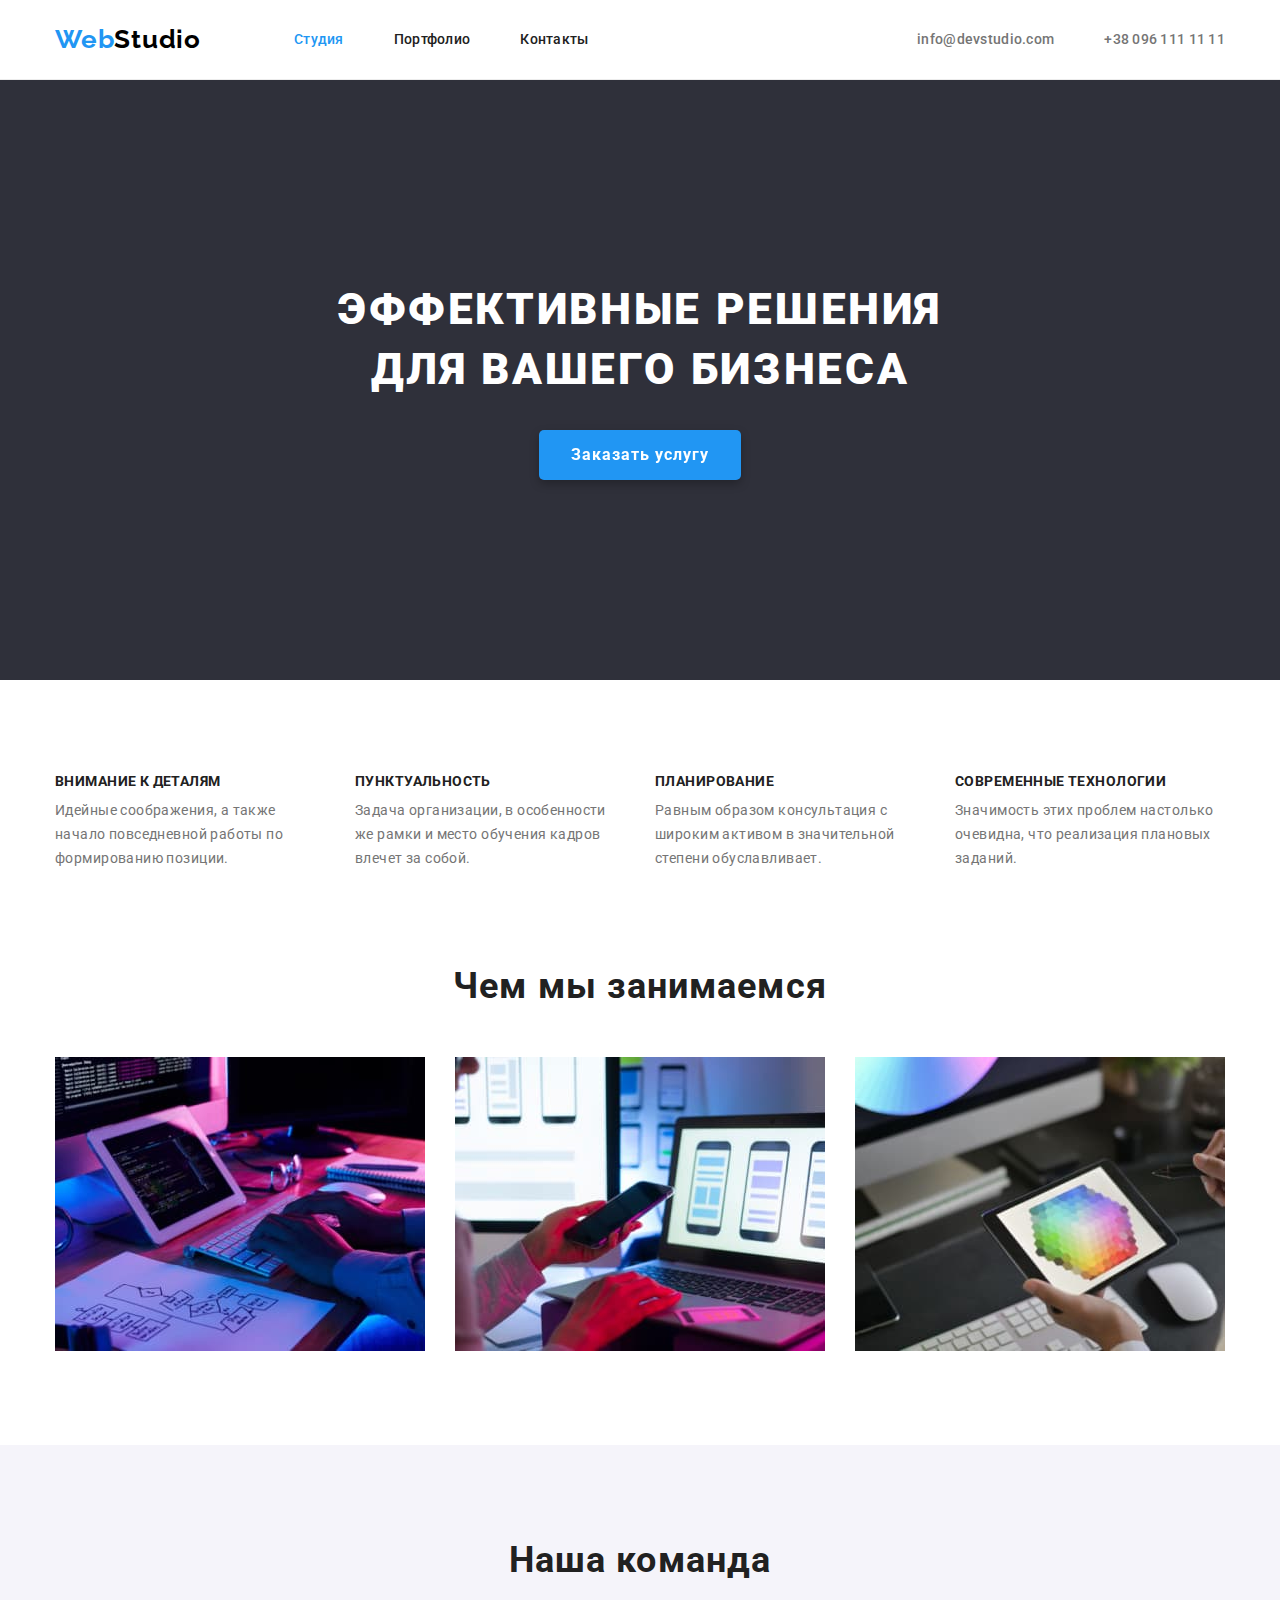
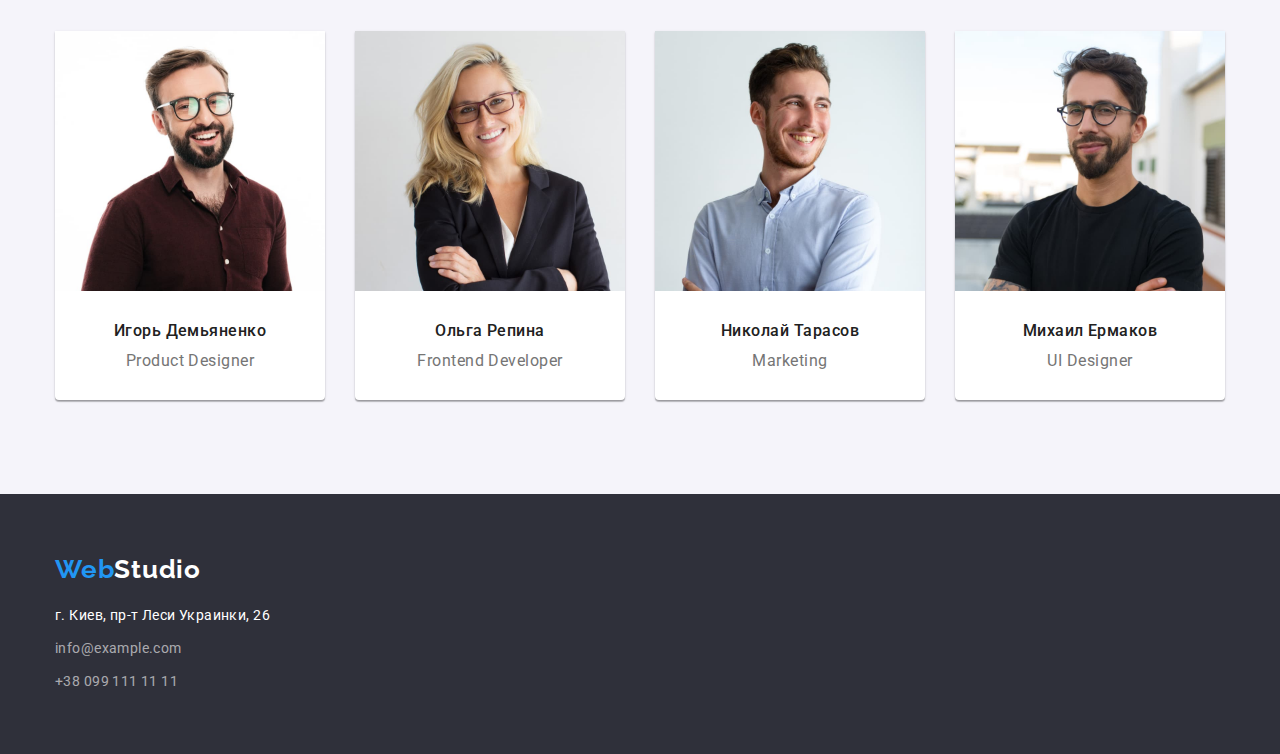
<file: index.html>
<!DOCTYPE html>
<html lang="ru">
  <head>
    <meta charset="UTF-8" />
    <meta http-equiv="X-UA-Compatible" content="IE=edge" />
    <meta name="viewport" content="width=device-width, initial-scale=1.0" />
    <title>WebStudio</title>
    <link href="https://fonts.googleapis.com/css2?family=Raleway:wght@700&family=Roboto:wght@400;500;700;900&display=swap" rel="stylesheet">
    <link rel="stylesheet" href="https://cdnjs.cloudflare.com/ajax/libs/modern-normalize/1.1.0/modern-normalize.min.css">
    <link rel="stylesheet" href="./css/styles.css" />
  </head>

    <!-- Хэдэр -->
    <header class="header">
      <div class="container">
      <nav class="header-nav">
          <a class="logo" lang="en" href="./index.html">Web<span class="logo-black">Studio</span></a>
          <ul class="header-nav-list">
            <li class="header-nav-item">
              <a class="header-nav-link current" href="./index.html">Студия</a>
            </li>
            <li class="header-nav-item">
              <a class="header-nav-link" href="./portfolio.html">Портфолио</a>
            </li>
            <li class="header-nav-item">
              <a class="header-nav-link" href="">Контакты</a>
            </li>
          </ul>
        </nav>

        <ul class="header-contacts-list" >
          <li class="header-contacts-item">
            <a class="header-contacts" lang="en" href="mailto:info@devstudio.com">info@devstudio.com</a>
          </li>
          <li class="header-contacts-item">
            <a class="header-contacts" href="tel:+380961111111">+38 096 111 11 11</a>
          </li>
        </ul>
        </div>
    </header>

    <!-- Герой -->
    <main>
      <section class="hero section">
        <div class="container"> 
        <h1 class="hero-title">
          Эффективные решения <br />
          для вашего бизнеса
        </h1>
        <button class="hero-btn" type="button">Заказать услугу</button>
        </div>
      </section>

      <!-- Преимущества -->
      <section class="advantages section">
        <div class="container">
        <h2 hidden>Преимущества</h2>
        <ul class="advantages-list">
          <li class="advantages-item">
            <h3 class="advantages-title">Внимание к деталям</h3>
            <p class="advantages-text">Идейные соображения, а также начало повседневной работы по формированию позиции.</p>
          </li>
          <li class="advantages-item">
            <h3 class="advantages-title">Пунктуальность</h3>
            <p class="advantages-text">
              Задача организации, в особенности же рамки и место обучения кадров влечет за собой.
            </p>
          </li>
          <li class="advantages-item">
            <h3 class="advantages-title">Планирование</h3>
            <p class="advantages-text">
              Равным образом консультация с широким активом в значительной степени обуславливает.
            </p>
          </li>
          <li class="advantages-item">
            <h3 class="advantages-title">Современные технологии</h3>
            <p class="advantages-text">Значимость этих проблем настолько очевидна, что реализация плановых заданий.</p>
          </li>
        </ul>
        </div>
      </section>

      <!-- Чем мы занимаемся -->
      <section class="benefits">
        <div class="container">
        <h2 class="benefits-title">Чем мы занимаемся</h2>
        <ul class="benefits-list">
          <li class="benefits-item">
            <img
              src="./images/studio/what-are-we-doing/what-are-we-doing-1.jpg"
              alt="Написание кода на планшете и компьютере"
              width="370"
              height="294"
            />
          </li>
          <li class="benefits-item">
            <img
              src="./images/studio/what-are-we-doing/what-are-we-doing-2.jpg"
              alt="Адаптация приложения на мобильный телефон"
              width="370"
              height="294"
            />
          </li>
          <li class="benefits-item">
            <img
              src="./images/studio/what-are-we-doing/what-are-we-doing-3.jpg"
              alt="Подбор цвета на цветовой палитре с планшета"
              width="370"
              height="294"
            />
          </li>
        </ul>
        </div>
      </section>

      <!-- Наша команда -->
      <section class="team section">
        <div class="container">
        <h2 class="team-title">Наша команда</h2>
        <ul class="team-list">
          <li class="team-item">
            <img
              src="./images/studio/our-team/our-team-igor-demyanenko.jpg"
              alt="Игорь Демьяненко Дизайнер продукта"
              width="270"
              height="260"
            />
            <div class="team-box">
            <h3 class="team-specialist">Игорь Демьяненко</h3>
            <p class="team-profession">Product Designer</p>
            </div>
          </li>
          <li class="team-item">
            <img
              src="./images/studio/our-team/our-team-olga-repina.jpg"
              alt="Ольга Репина Фронтенд-разработчик"
              width="270"
              height="260"
            />
            <div class="team-box">
            <h3 class="team-specialist">Ольга Репина</h3>
            <p class="team-profession">Frontend Developer</p>
            </div>
          </li>
          <li class="team-item">
            <img
              src="./images/studio/our-team/our-team-nikolai-tarasov.jpg"
              alt="Николай Тарасов Маркетолог"
              width="270"
              height="260"
            />
            <div class="team-box">
            <h3 class="team-specialist">Николай Тарасов</h3>
            <p class="team-profession">Marketing</p>
            </div>
          </li>
          <li class="team-item">
            <img
              src="./images/studio/our-team/our-team-mikhail-ermakov.jpg"
              alt="Михаил Ермаков Дизайнер пользовательского интерфейса"
              width="270"
              height="260"
            />
            <div class="team-box">
            <h3 class="team-specialist">Михаил Ермаков</h3>
            <p class="team-profession">UI Designer</p>
            </div>
          </li>
        </ul>
        </div>
      </section>
    </main>

    <!-- Футер -->
    <footer class="footer">
      <div class="container">
        <a class="logo" lang="en" href="./index.html">Web<span class="logo-white">Studio</span></a>
        <address class="address">
          <ul class="address-list">
            <li class="address-item">
              <a
                class="footer-address"
                href="https://www.google.com/maps/place/%D0%B1%D1%83%D0%BB.+%D0%9B%D0%B5%D1%81%D0%B8+%D0%A3%D0%BA%D1%80%D0%B0%D0%B8%D0%BD%D0%BA%D0%B8,+26,+%D0%9A%D0%B8%D0%B5%D0%B2,+02000/@50.4265807,30.5383858,17z/data=!3m1!4b1!4m5!3m4!1s0x40d4cf0e033ecbe9:0x57a4dffefec77da0!8m2!3d50.4265807!4d30.5383858"
                target="_blank"
                rel="noreferrer noopener"
              >
                г. Киев, пр-т Леси Украинки, 26
              </a>
            </li>
            <li class="address-item">
              <a class="footer-contacts" lang="en" href="mailto:info@example.com">info@example.com</a>
            </li>
            <li class="address-item">
              <a class="footer-contacts" href="tel:+380991111111">+38 099 111 11 11</a>
            </li>
          </ul>
        </address>
        </div>
    </footer>
  </body>
</html>
</file>
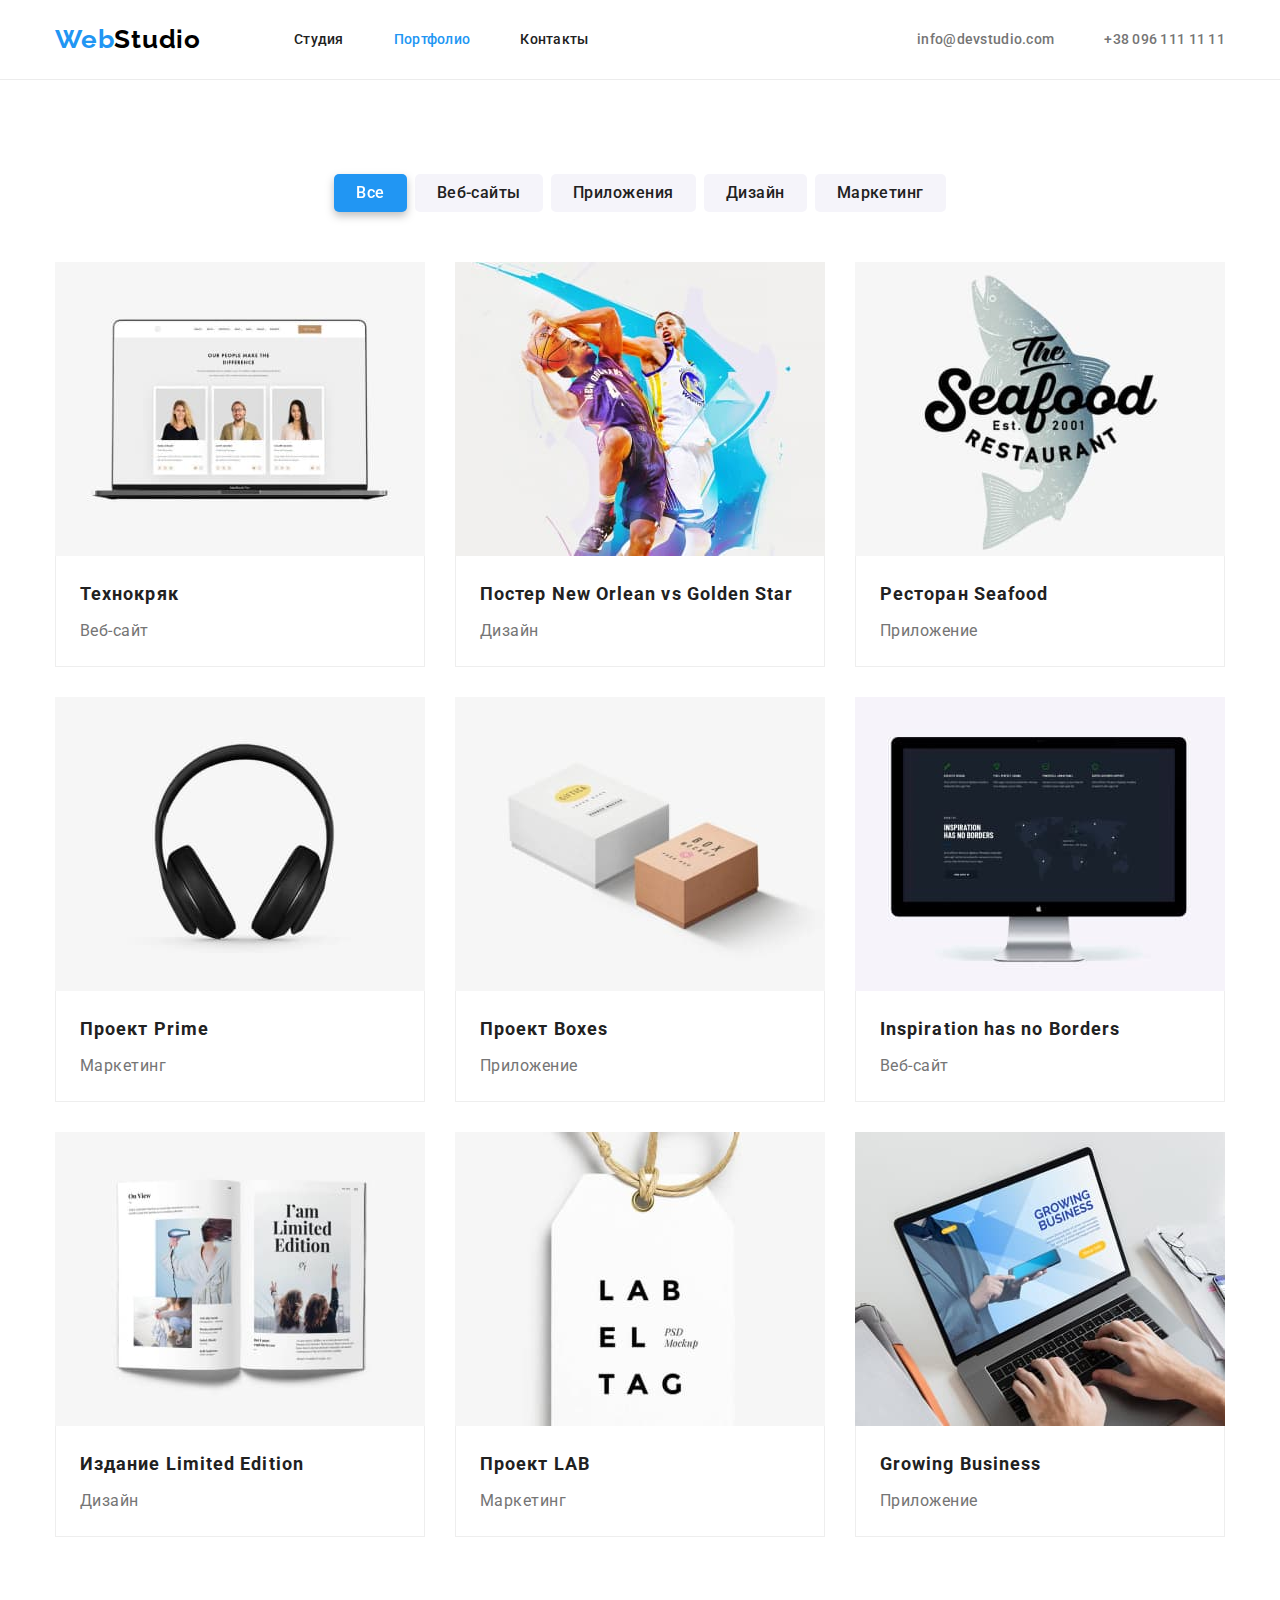
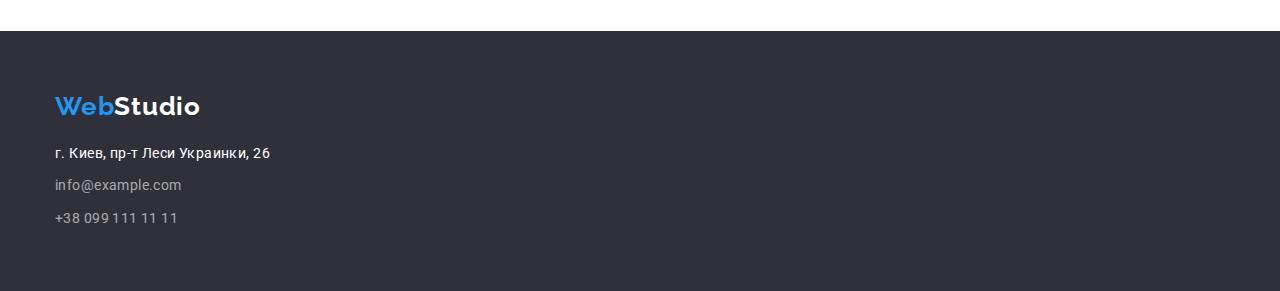
<file: portfolio.html>
<!DOCTYPE html>
<html lang="ru">
  <head>
    <meta charset="UTF-8" />
    <meta http-equiv="X-UA-Compatible" content="IE=edge" />
    <meta name="viewport" content="width=device-width, initial-scale=1.0" />
    <title>WebStudio</title>
    <link
      href="https://fonts.googleapis.com/css2?family=Raleway:wght@700&family=Roboto:wght@400;500;700;900&display=swap"
      rel="stylesheet"
    />
    <link
      rel="stylesheet"
      href="https://cdnjs.cloudflare.com/ajax/libs/modern-normalize/1.1.0/modern-normalize.min.css"
    />
    <link rel="stylesheet" href="./css/styles.css" />
  </head>

  <!-- Хэдэр -->
  <header class="header">
    <div class="container">
      <nav class="header-nav">
        <a class="logo" lang="en" href="./index.html">Web<span class="logo-black">Studio</span></a>
        <ul class="header-nav-list">
          <li class="header-nav-item">
            <a class="header-nav-link" href="./index.html">Студия</a>
          </li>
          <li class="header-nav-item">
            <a class="header-nav-link current" href="./portfolio.html">Портфолио</a>
          </li>
          <li class="header-nav-item">
            <a class="header-nav-link" href="">Контакты</a>
          </li>
        </ul>
      </nav>

      <ul class="header-contacts-list">
        <li class="header-contacts-item">
          <a class="header-contacts" lang="en" href="mailto:info@devstudio.com"
            >info@devstudio.com</a
          >
        </li>
        <li class="header-contacts-item">
          <a class="header-contacts" href="tel:+380961111111">+38 096 111 11 11</a>
        </li>
      </ul>
    </div>
  </header>

  <!-- Карточки товаров -->
  <main>
    <section class="section">
      <div class="container">
        <h1 hidden>Каталог товаров</h1>
        <ul class="filter-list">
          <li class="filter-item"><button class="btn current" type="button">Все</button></li>
          <li class="filter-item"><button class="btn" type="button">Веб-сайты</button></li>
          <li class="filter-item"><button class="btn" type="button">Приложения</button></li>
          <li class="filter-item"><button class="btn" type="button">Дизайн</button></li>
          <li class="filter-item"><button class="btn" type="button">Маркетинг</button></li>
        </ul>
        <ul class="card-list">
          <li class="card-item">
            <a href="" target="_blank">
              <img src="./images/portfolio/card-1.jpg" alt="" width="370" height="294" />
              <div class="card-box">
                <h2 class="card-title">Технокряк</h2>
                <p class="card-text">Веб-сайт</p>
              </div>
            </a>
          </li>
          <li class="card-item">
            <a href="" target="_blank">
              <img src="./images/portfolio/card-2.jpg" alt="" width="370" height="294" />
              <div class="card-box">
                <h2 class="card-title">Постер New Orlean vs Golden Star</h2>
                <p class="card-text">Дизайн</p>
              </div>
            </a>
          </li>
          <li class="card-item">
            <a href="" target="_blank">
              <img src="./images/portfolio/card-3.jpg" alt="" width="370" height="294" />
              <div class="card-box">
                <h2 class="card-title">Ресторан Seafood</h2>
                <p class="card-text">Приложение</p>
              </div>
            </a>
          </li>
          <li class="card-item">
            <a href="" target="_blank">
              <img src="./images/portfolio/card-4.jpg" alt="" width="370" height="294" />
              <div class="card-box">
                <h2 class="card-title">Проект Prime</h2>
                <p class="card-text">Маркетинг</p>
              </div>
            </a>
          </li>
          <li class="card-item">
            <a href="" target="_blank">
              <img src="./images/portfolio/card-5.jpg" alt="" width="370" height="294" />
              <div class="card-box">
                <h2 class="card-title">Проект Boxes</h2>
                <p class="card-text">Приложение</p>
              </div>
            </a>
          </li>
          <li class="card-item">
            <a href="" target="_blank">
              <img src="./images/portfolio/card-6.jpg" alt="" width="370" height="294" />
              <div class="card-box">
                <h2 class="card-title">Inspiration has no Borders</h2>
                <p class="card-text">Веб-сайт</p>
              </div>
            </a>
          </li>
          <li class="card-item">
            <a href="" target="_blank">
              <img src="./images/portfolio/card-7.jpg" alt="" width="370" height="294" />
              <div class="card-box">
                <h2 class="card-title">Издание Limited Edition</h2>
                <p class="card-text">Дизайн</p>
              </div>
            </a>
          </li>
          <li class="card-item">
            <a href="" target="_blank">
              <img src="./images/portfolio/card-8.jpg" alt="" width="370" height="294" />
              <div class="card-box">
                <h2 class="card-title">Проект LAB</h2>
                <p class="card-text">Маркетинг</p>
              </div>
            </a>
          </li>
          <li class="card-item">
            <a href="" target="_blank">
              <img src="./images/portfolio/card-9.jpg" alt="" width="370" height="294" />
              <div class="card-box">
                <h2 class="card-title">Growing Business</h2>
                <p class="card-text">Приложение</p>
              </div>
            </a>
          </li>
        </ul>
      </div>
    </section>
  </main>

  <!-- Футер -->
    <footer class="footer">
      <div class="container">
        <a class="logo" lang="en" href="./index.html">Web<span class="logo-white">Studio</span></a>
        <address class="address">
          <ul class="address-list">
            <li class="address-item">
              <a
                class="footer-address"
                href="https://www.google.com/maps/place/%D0%B1%D1%83%D0%BB.+%D0%9B%D0%B5%D1%81%D0%B8+%D0%A3%D0%BA%D1%80%D0%B0%D0%B8%D0%BD%D0%BA%D0%B8,+26,+%D0%9A%D0%B8%D0%B5%D0%B2,+02000/@50.4265807,30.5383858,17z/data=!3m1!4b1!4m5!3m4!1s0x40d4cf0e033ecbe9:0x57a4dffefec77da0!8m2!3d50.4265807!4d30.5383858"
                target="_blank"
                rel="noreferrer noopener"
              >
                г. Киев, пр-т Леси Украинки, 26
              </a>
            </li>
            <li class="address-item">
              <a class="footer-contacts" lang="en" href="mailto:info@example.com">info@example.com</a>
            </li>
            <li class="address-item">
              <a class="footer-contacts" href="tel:+380991111111">+38 099 111 11 11</a>
            </li>
          </ul>
        </address>
        </div>
    </footer>
  </body>
</html>
</file>
<file: css/styles.css>
:root {
  --primary-text-color: #757575;
  --secondary-text-color: #212121;
  --white-text-color: #ffffff;
  --hover-text-color: #2196f3;
  --logo-text-color: #2196f3;
  --logo-header: #000000;
  --logo-footer: #ffffff;
  --hero-text-color: #ffffff;
  --footer-contacts-text: rgba(255, 255, 255, 0.6);
  --white-bgc: #ffffff;
  --primary-bgc: #2f303a;
  --secondary-bgc: #f5f4fa;
  --btn-bgc: #2196f3;
  --btn-hover: #188ce8;
}

h1,
h2,
h3,
h4,
h5,
h6 {
  margin: 0;
}

p {
  margin: 0;
}

ul {
  list-style: none;
  margin: 0;
  padding: 0;
}

body {
  color: var(--primary-text-color);
  background-color: var(--white-bgc);
  font-family: roboto, sans-serif;
}

.container {
  width: 1200px;
  padding-left: 15px;
  padding-right: 15px;
  margin: auto;
}

.section {
  padding-top: 94px;
  padding-bottom: 94px;
}

/* ----------------------Хэдэр----------------------- */

.header .container {
  display: flex;
  align-items: center;
}

.header {
  border-bottom: 1px solid #ececec;
}

.header-nav {
  display: flex;
  align-items: center;
}

.header-nav-list {
  display: flex;
  margin-left: 93px;
}

.header-nav-item:not(:first-child) {
  margin-left: 50px;
}

.header-contacts-list {
  display: flex;
  margin-left: auto;
}

.header-contacts-item:not(:first-child) {
  margin-left: 50px;
}

.logo {
  padding-top: 24px;
  padding-bottom: 24px;
  color: var(--logo-text-color);
  font-family: Raleway;
  font-weight: 700;
  font-size: 26px;
  line-height: 1.19;
  letter-spacing: 0.03em;
  text-decoration: none;
}

.logo-black {
  color: var(--logo-header);
}

.header-nav-link.current {
  color: var(--hover-text-color);
}

.header-nav-link {
  padding-top: 32px;
  padding-bottom: 32px;
  color: var(--secondary-text-color);
  font-weight: 500;
  font-size: 14px;
  line-height: 1.14;
  letter-spacing: 0.02em;
  text-decoration: none;
}

.header-nav-link:hover,
.header-nav-link:focus {
  color: var(--hover-text-color);
}

.header-contacts {
  padding-top: 32px;
  padding-bottom: 32px;
  color: var(--primary-text-color);
  font-weight: 500;
  font-size: 14px;
  line-height: 1.14;
  letter-spacing: 0.02em;
  text-decoration: none;
}

.header-contacts:hover,
.header-contacts:focus {
  color: var(--hover-text-color);
}

/* ----------------------Герой----------------------- */

.hero.section {
  padding-top: 200px;
  padding-bottom: 200px;
}

.hero {
  background-color: var(--primary-bgc);
  text-align: center;
}

.hero-title {
  margin-bottom: 30px;

  font-weight: 900;
  font-size: 44px;
  line-height: 1.36;
  letter-spacing: 0.06em;
  text-transform: uppercase;
  color: var(--hero-text-color);
}

.hero-btn {
  padding: 10px 32px;
  color: var(--hero-text-color);
  font-family: Roboto, sans-serif;
  font-weight: 700;
  font-size: 16px;
  line-height: 1.87;
  letter-spacing: 0.06em;
  background-color: var(--btn-bgc);
  border-radius: 5px;
  border: 0;
  cursor: pointer;
  filter: drop-shadow(0px 4px 4px rgba(0, 0, 0, 0.25));
}

.hero-btn:hover,
.hero-btn:focus {
  background-color: var(--btn-hover);
}

/* ----------------------Примущества----------------------- */

.advantages-list {
  display: flex;
}

.advantages-item {
  min-width: 270px;
}

.advantages-item:not(:first-child) {
  margin-left: 30px;
}

.advantages-title {
  margin-bottom: 10px;
  color: var(--secondary-text-color);
  font-weight: 700;
  font-size: 14px;
  line-height: 1.14;
  letter-spacing: 0.03em;
  text-transform: uppercase;
}

.advantages-text {
  font-size: 14px;
  line-height: 1.71;
  letter-spacing: 0.03em;
}

/* Оформление заголовков для "Чем мы занимаемся" и "Наша команда" */

.benefits-title,
.team-title {
  color: var(--secondary-text-color);
  font-weight: 700;
  font-size: 36px;
  line-height: 1.17;
  text-align: center;
  letter-spacing: 0.03em;
  margin-bottom: 50px;
}

/* ----------------------Чем мы занимаемся----------------------- */

.benefits {
  padding-bottom: 94px;
}

.benefits-list {
  display: flex;
}

.benefits-item:not(:first-child) {
  margin-left: 30px;
}

.benefits-item img {
  display: block;
}

/* ----------------------Наша команда----------------------- */

.team {
  background-color: var(--secondary-bgc);
}

.team-list {
  display: flex;
  flex-wrap: wrap;
  margin-left: calc(-1 * 30px);
  margin-top: calc(-1 * 30px);
}

.team-item > img {
  display: block;
}

.team-item {
  justify-content: center;
  flex-basis: calc(100% / 4 - 30px);
  margin-left: 30px;
  margin-top: 30px;
  background: #ffffff;
  box-shadow: 0px 1px 3px rgba(0, 0, 0, 0.12), 0px 1px 1px rgba(0, 0, 0, 0.14),
    0px 2px 1px rgba(0, 0, 0, 0.2);
  border-radius: 0px 0px 4px 4px;
}

.team-item:not(:first-child) {
  margin-left: 30px;
}

.team-box {
  padding-top: 30px;
  padding-bottom: 30px;
}

.team-specialist {
  color: var(--secondary-text-color);
  font-weight: 500;
  font-size: 16px;
  line-height: 1.19;
  letter-spacing: 0.03em;
  text-align: center;
  margin-bottom: 10px;
}

.team-profession {
  font-size: 16px;
  line-height: 1.19;
  letter-spacing: 0.03em;
  text-align: center;
}

/* ----------------------Футер----------------------- */

.footer {
  background-color: var(--primary-bgc);
  padding-top: 60px;
  padding-bottom: 60px;
}

.logo-white {
  color: var(--logo-footer);
}

.footer .logo {
  margin-bottom: 20px;
  padding: 0px;
}

.footer .address {
  font-style: normal;
}

.address-list {
  margin-top: 20px;
}

.address-item:not(:first-child) {
  margin-top: 9px;
}

.footer-address {
  color: var(--white-text-color);
  font-size: 14px;
  line-height: 1.71;
  letter-spacing: 0.03em;
  text-decoration: none;
  display: block;
}

.footer-contacts {
  font-size: 14px;
  line-height: 1.71;
  letter-spacing: 0.03em;
  color: var(--footer-contacts-text);
  text-decoration: none;
}

/* ----------------------Портфолио----------------------- */

.filter-list {
  display: flex;
  justify-content: center;
  margin-bottom: 50px;
}

.filter-item:not(:first-child) {
  margin-left: 8px;
}

.btn {
  padding: 6px 22px;
  color: var(--secondary-text-color);
  font-family: Roboto, sans-serif;
  font-weight: 500;
  font-size: 16px;
  line-height: 1.62;
  text-align: center;
  letter-spacing: 0.03em;
  background-color: var(--secondary-bgc);
  border: 0;
  border-radius: 5px;
  cursor: pointer;
}

.btn.current {
  color: var(--white-text-color);
  background-color: var(--btn-bgc);
  filter: drop-shadow(0px 4px 4px rgba(0, 0, 0, 0.25));
}

.btn:hover,
.btn:focus {
  color: var(--white-text-color);
  background-color: var(--btn-bgc);
  filter: drop-shadow(0px 4px 4px rgba(0, 0, 0, 0.25));
}

.card-list {
  display: flex;
  flex-wrap: wrap;
  margin-left: calc(-1 * 30px);
  margin-top: calc(-1 * 30px);
}

.card-item {
  justify-content: center;
  flex-basis: calc(100% / 4 - 30px);
  margin-left: 30px;
  margin-top: 30px;
  background: #ffffff;
  border: px solid #eeeeee;
}

.card-item a {
  text-decoration: none;
}

.card-item img {
  display: block;
}

.card-box {
  padding: 20px 24px;
  background: #ffffff;
  border-left: 1px solid #eeeeee;
  border-right: 1px solid #eeeeee;
  border-bottom: 1px solid #eeeeee;
}

.card-title {
  margin-bottom: 4px;
  color: var(--secondary-text-color);
  font-weight: 700;
  font-size: 18px;
  line-height: 2;
  letter-spacing: 0.06em;
}

.card-text {
  color: var(--primary-text-color);
  font-size: 16px;
  line-height: 1.87;
  letter-spacing: 0.03em;
}
</file>
